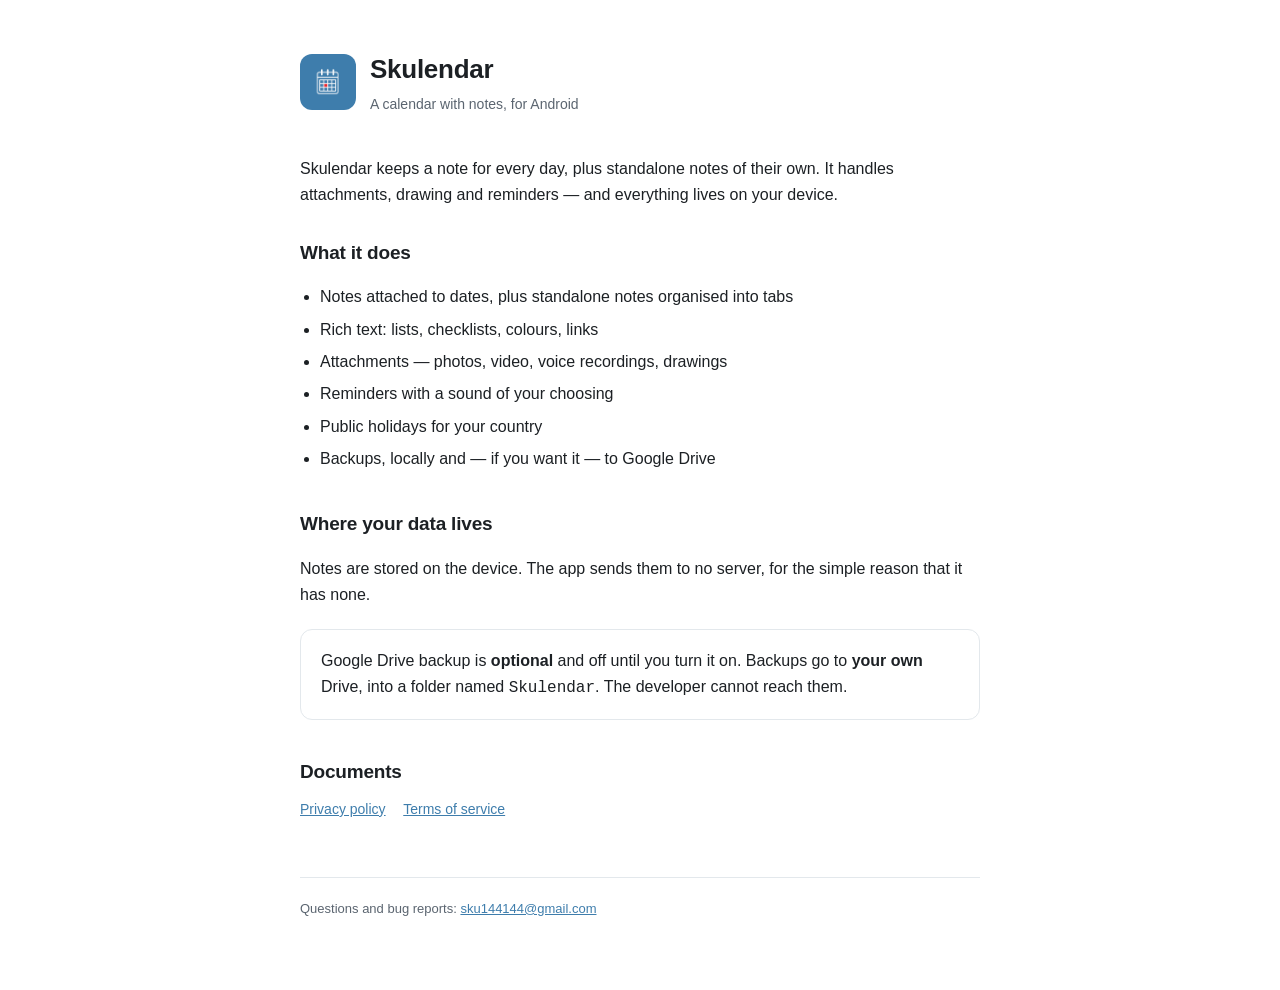
<file: index.html>
<!doctype html>
<html lang="en">
<head>
<meta charset="utf-8">
<meta name="viewport" content="width=device-width,initial-scale=1">
<title>Skulendar</title>
<link rel="stylesheet" href="_style.css">
</head>
<body>
<div class="wrap">
  <header>
    <img src="icon.png" alt="">
    <div>
      <h1>Skulendar</h1>
      <p>A calendar with notes, for Android</p>
    </div>
  </header>

  <p>Skulendar keeps a note for every day, plus standalone notes of their own.
  It handles attachments, drawing and reminders — and everything lives on your device.</p>

  <h2>What it does</h2>
  <ul>
    <li>Notes attached to dates, plus standalone notes organised into tabs</li>
    <li>Rich text: lists, checklists, colours, links</li>
    <li>Attachments — photos, video, voice recordings, drawings</li>
    <li>Reminders with a sound of your choosing</li>
    <li>Public holidays for your country</li>
    <li>Backups, locally and — if you want it — to Google Drive</li>
  </ul>

  <h2>Where your data lives</h2>
  <p>Notes are stored on the device. The app sends them to no server, for the simple
  reason that it has none.</p>
  <div class="card">
    <p style="margin:0">Google Drive backup is <strong>optional</strong> and off until you
    turn it on. Backups go to <strong>your own</strong> Drive, into a folder named
    <code>Skulendar</code>. The developer cannot reach them.</p>
  </div>

  <h2>Documents</h2>
  <nav>
    <a href="privacy.html">Privacy policy</a>
    <a href="terms.html">Terms of service</a>
  </nav>

  <footer>
    Questions and bug reports: <a href="mailto:sku144144@gmail.com">sku144144@gmail.com</a>
  </footer>
</div>
</body>
</html>
</file>
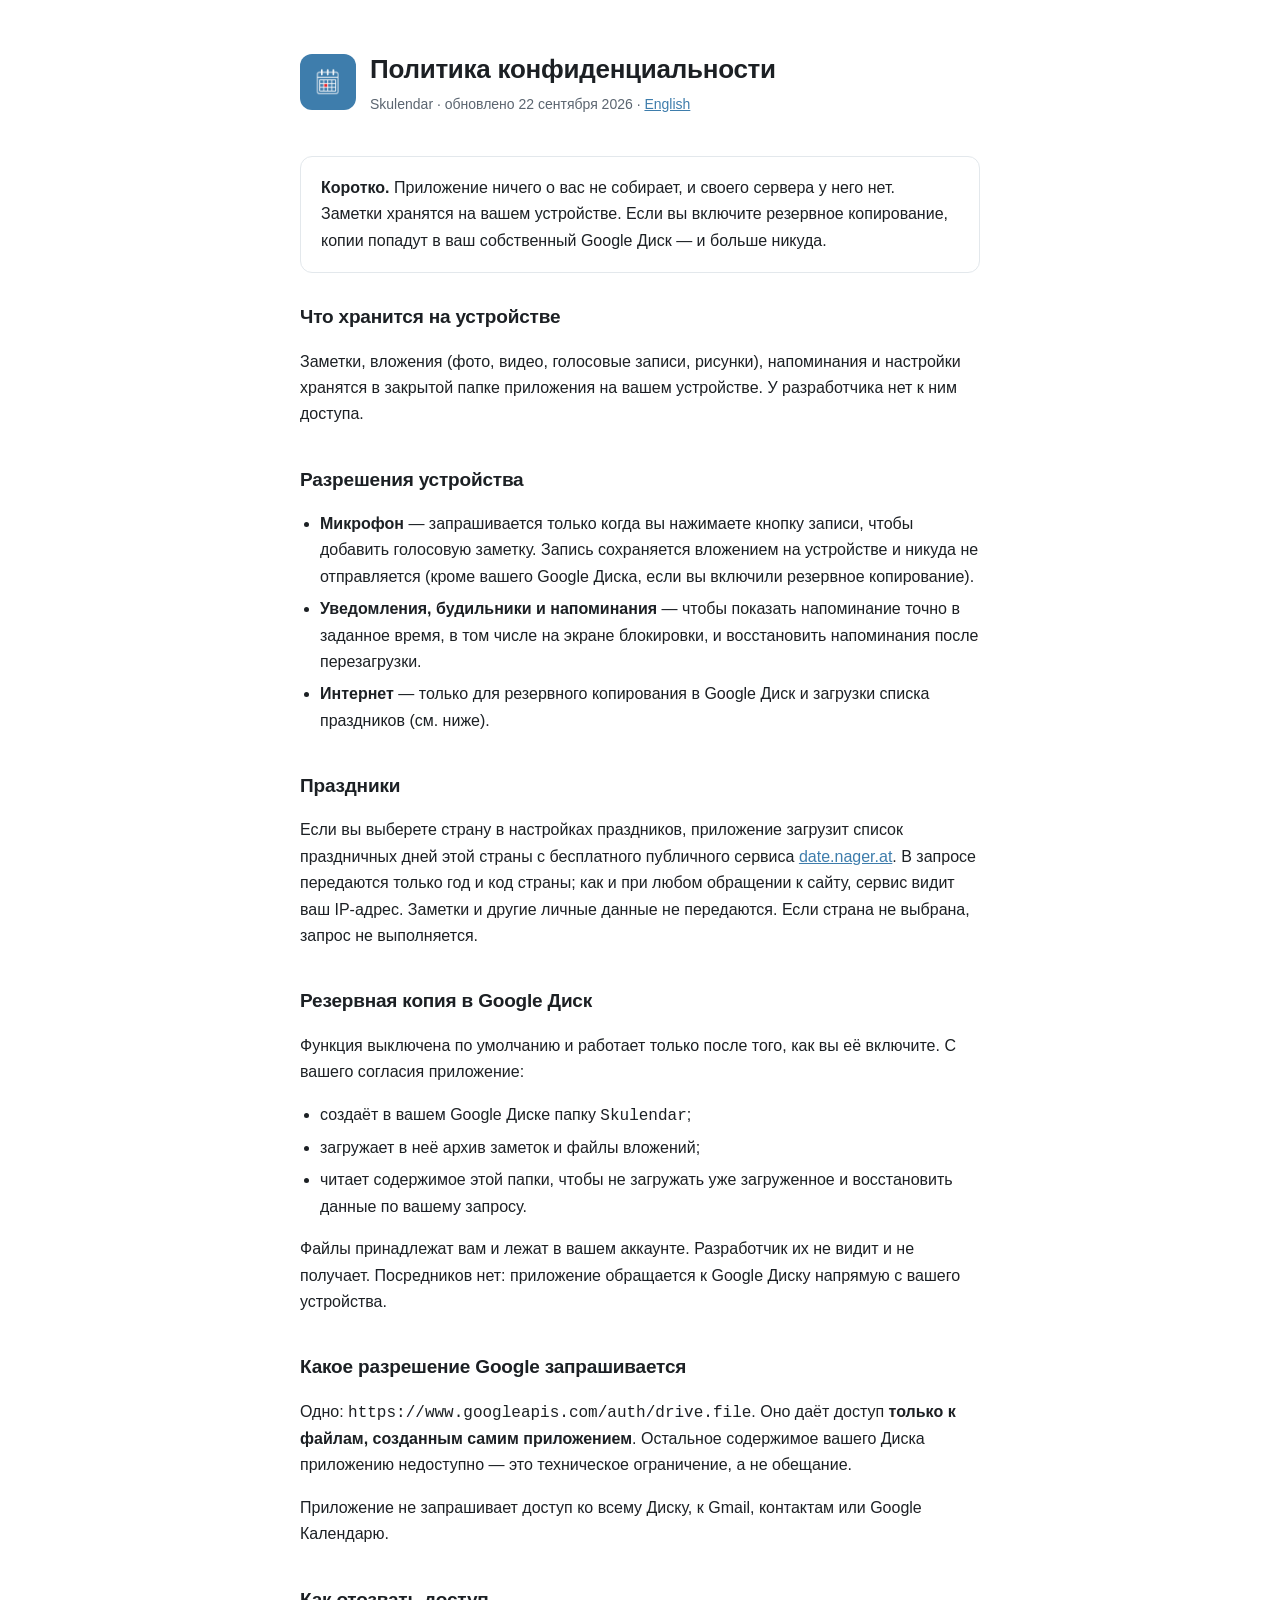
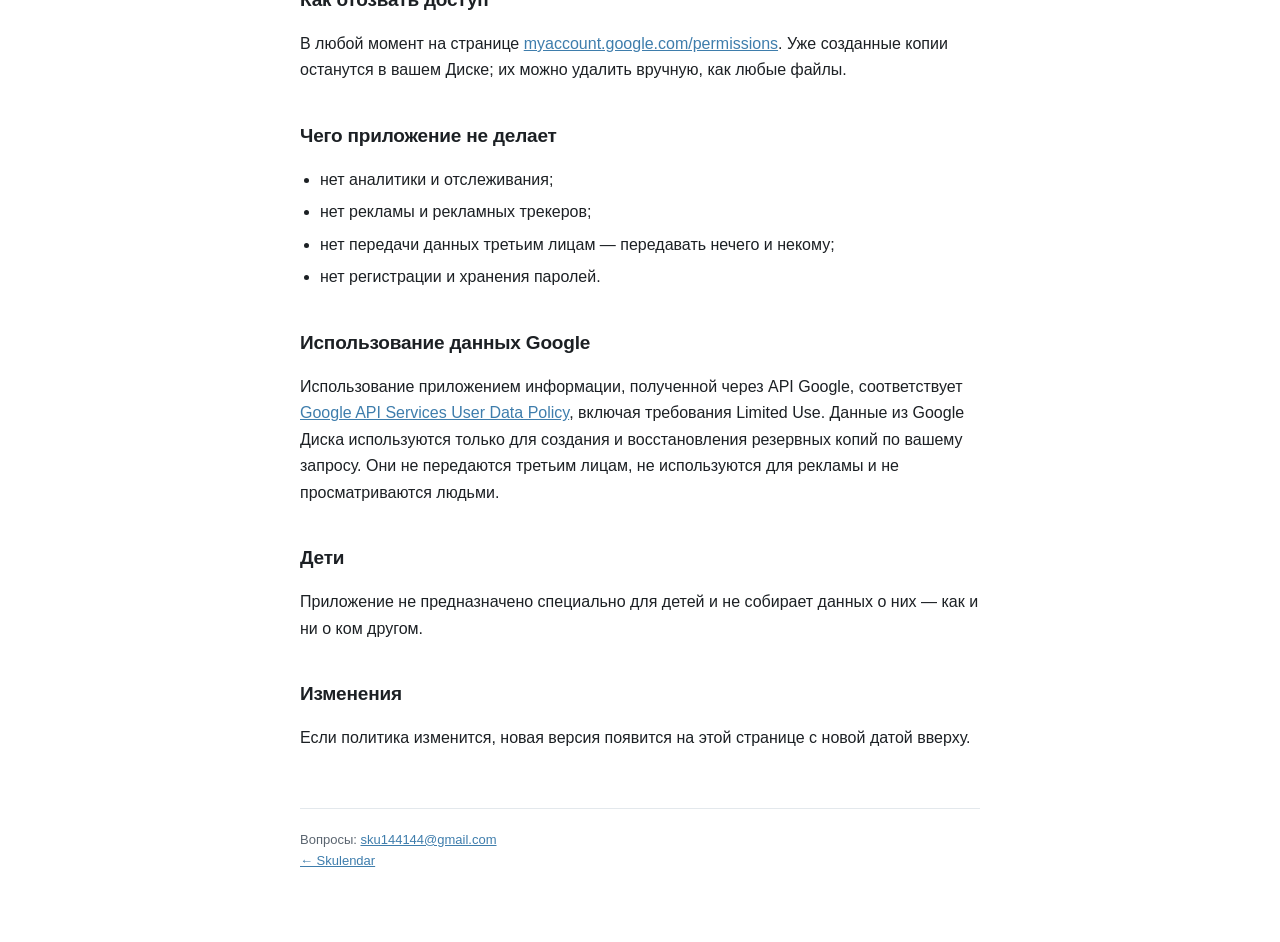
<file: privacy-ru.html>
<!doctype html>
<html lang="ru">
<head>
<meta charset="utf-8">
<meta name="viewport" content="width=device-width,initial-scale=1">
<title>Skulendar — Политика конфиденциальности</title>
<link rel="stylesheet" href="_style.css">
</head>
<body>
<div class="wrap">
  <header>
    <img src="icon.png" alt="">
    <div>
      <h1>Политика конфиденциальности</h1>
      <p>Skulendar · обновлено 22 сентября 2026 · <a href="privacy.html">English</a></p>
    </div>
  </header>

  <div class="card">
    <p style="margin:0"><strong>Коротко.</strong> Приложение ничего о вас не собирает, и своего
    сервера у него нет. Заметки хранятся на вашем устройстве. Если вы включите резервное
    копирование, копии попадут в ваш собственный Google Диск — и больше никуда.</p>
  </div>

  <h2>Что хранится на устройстве</h2>
  <p>Заметки, вложения (фото, видео, голосовые записи, рисунки), напоминания и настройки
  хранятся в закрытой папке приложения на вашем устройстве. У разработчика нет к ним доступа.</p>

  <h2>Разрешения устройства</h2>
  <ul>
    <li><strong>Микрофон</strong> — запрашивается только когда вы нажимаете кнопку записи, чтобы
        добавить голосовую заметку. Запись сохраняется вложением на устройстве и никуда не
        отправляется (кроме вашего Google Диска, если вы включили резервное копирование).</li>
    <li><strong>Уведомления, будильники и напоминания</strong> — чтобы показать напоминание точно
        в заданное время, в том числе на экране блокировки, и восстановить напоминания после
        перезагрузки.</li>
    <li><strong>Интернет</strong> — только для резервного копирования в Google Диск и загрузки
        списка праздников (см. ниже).</li>
  </ul>

  <h2>Праздники</h2>
  <p>Если вы выберете страну в настройках праздников, приложение загрузит список праздничных
  дней этой страны с бесплатного публичного сервиса
  <a href="https://date.nager.at">date.nager.at</a>. В запросе передаются только год и код
  страны; как и при любом обращении к сайту, сервис видит ваш IP-адрес. Заметки и другие
  личные данные не передаются. Если страна не выбрана, запрос не выполняется.</p>

  <h2>Резервная копия в Google Диск</h2>
  <p>Функция выключена по умолчанию и работает только после того, как вы её включите.
  С вашего согласия приложение:</p>
  <ul>
    <li>создаёт в вашем Google Диске папку <code>Skulendar</code>;</li>
    <li>загружает в неё архив заметок и файлы вложений;</li>
    <li>читает содержимое этой папки, чтобы не загружать уже загруженное и восстановить
        данные по вашему запросу.</li>
  </ul>
  <p>Файлы принадлежат вам и лежат в вашем аккаунте. Разработчик их не видит и не получает.
  Посредников нет: приложение обращается к Google Диску напрямую с вашего устройства.</p>

  <h2>Какое разрешение Google запрашивается</h2>
  <p>Одно: <code>https://www.googleapis.com/auth/drive.file</code>. Оно даёт доступ
  <strong>только к файлам, созданным самим приложением</strong>. Остальное содержимое вашего
  Диска приложению недоступно — это техническое ограничение, а не обещание.</p>
  <p>Приложение не запрашивает доступ ко всему Диску, к Gmail, контактам или Google Календарю.</p>

  <h2>Как отозвать доступ</h2>
  <p>В любой момент на странице
  <a href="https://myaccount.google.com/permissions">myaccount.google.com/permissions</a>.
  Уже созданные копии останутся в вашем Диске; их можно удалить вручную, как любые файлы.</p>

  <h2>Чего приложение не делает</h2>
  <ul>
    <li>нет аналитики и отслеживания;</li>
    <li>нет рекламы и рекламных трекеров;</li>
    <li>нет передачи данных третьим лицам — передавать нечего и некому;</li>
    <li>нет регистрации и хранения паролей.</li>
  </ul>

  <h2>Использование данных Google</h2>
  <p>Использование приложением информации, полученной через API Google, соответствует
  <a href="https://developers.google.com/terms/api-services-user-data-policy">Google API Services
  User Data Policy</a>, включая требования Limited Use. Данные из Google Диска используются
  только для создания и восстановления резервных копий по вашему запросу. Они не передаются
  третьим лицам, не используются для рекламы и не просматриваются людьми.</p>

  <h2>Дети</h2>
  <p>Приложение не предназначено специально для детей и не собирает данных о них — как и ни
  о ком другом.</p>

  <h2>Изменения</h2>
  <p>Если политика изменится, новая версия появится на этой странице с новой датой вверху.</p>

  <footer>
    Вопросы: <a href="mailto:sku144144@gmail.com">sku144144@gmail.com</a><br>
    <a href="index.html">← Skulendar</a>
  </footer>
</div>
</body>
</html>
</file>
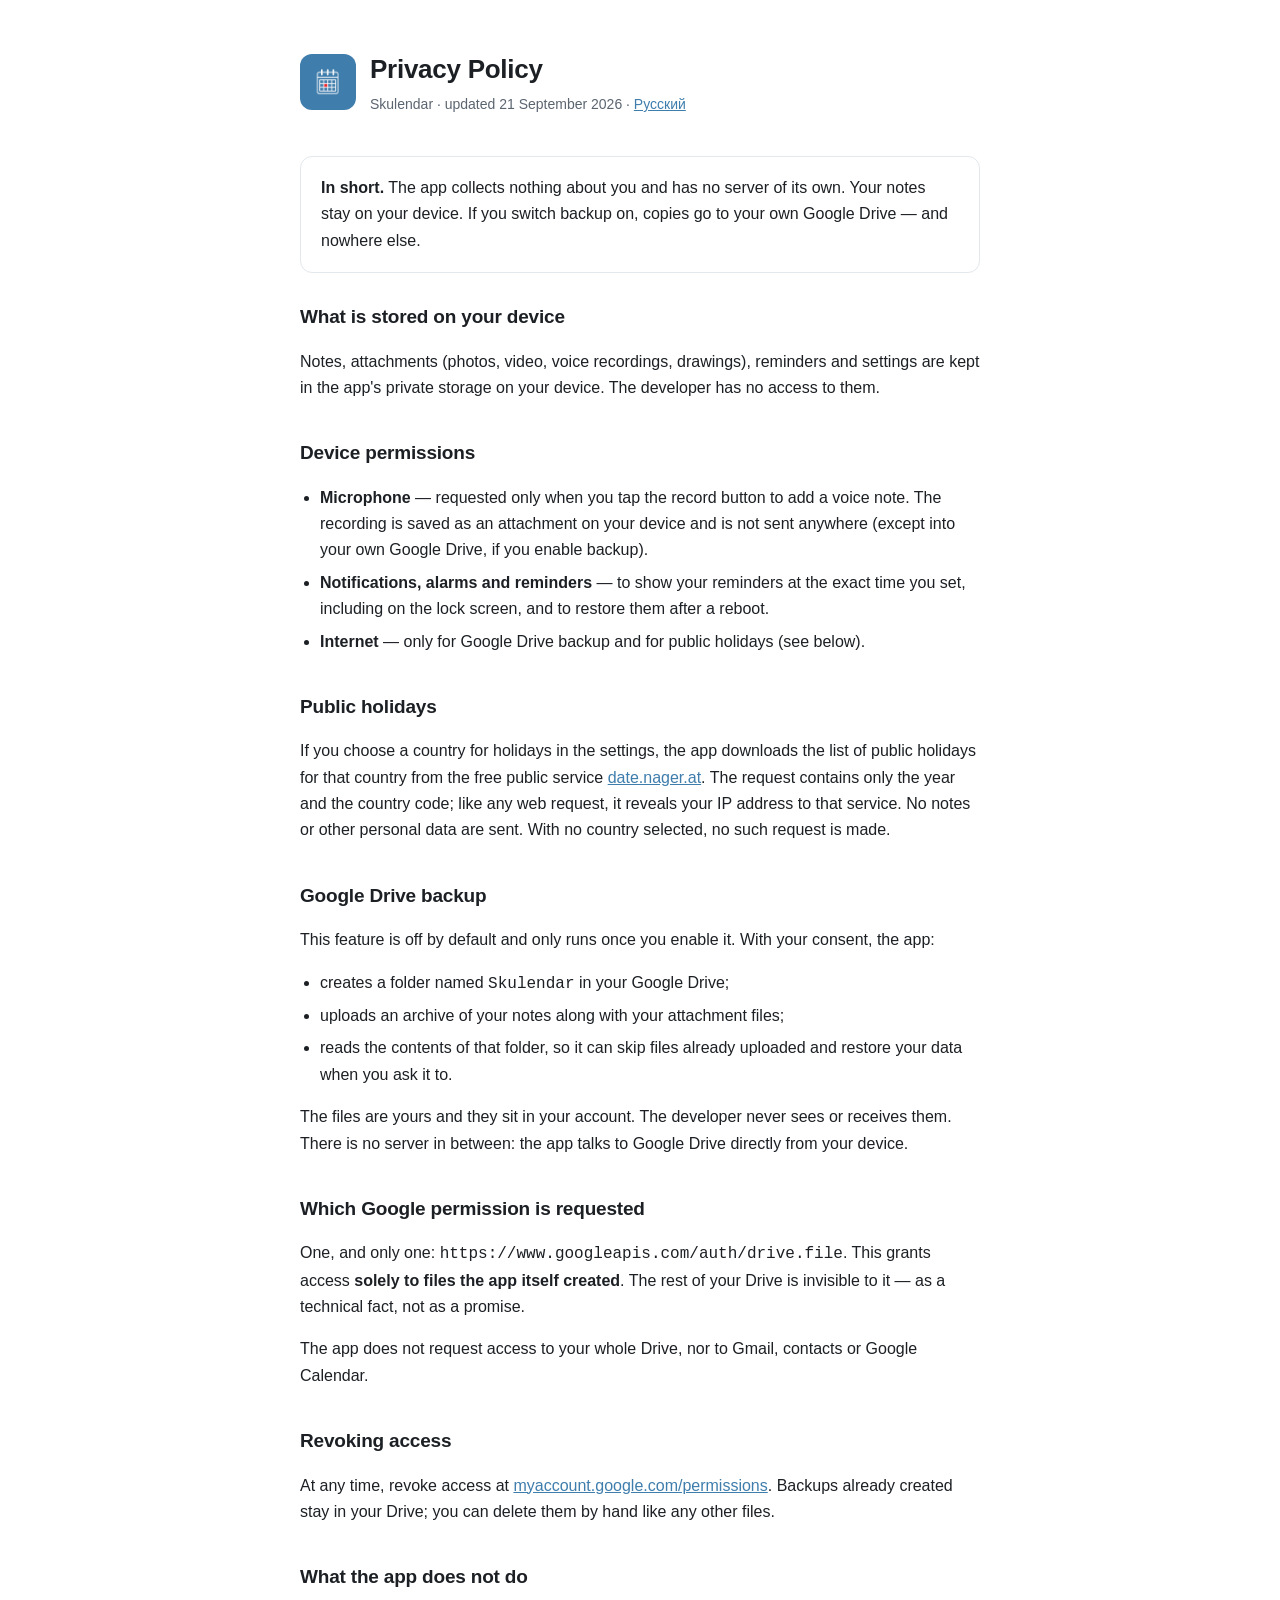
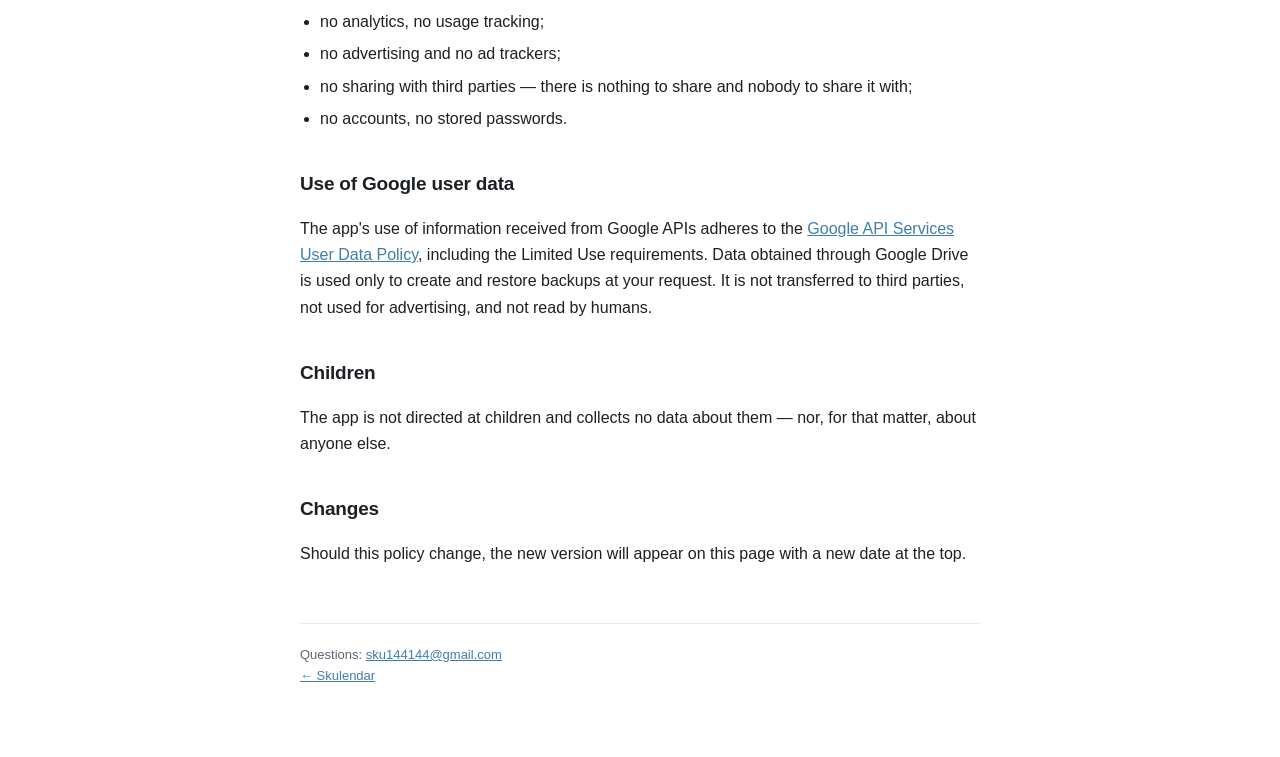
<file: privacy.html>
<!doctype html>
<html lang="en">
<head>
<meta charset="utf-8">
<meta name="viewport" content="width=device-width,initial-scale=1">
<title>Skulendar — Privacy Policy</title>
<link rel="stylesheet" href="_style.css">
</head>
<body>
<div class="wrap">
  <header>
    <img src="icon.png" alt="">
    <div>
      <h1>Privacy Policy</h1>
      <p>Skulendar · updated 21 September 2026 · <a href="privacy-ru.html">Русский</a></p>
    </div>
  </header>

  <div class="card">
    <p style="margin:0"><strong>In short.</strong> The app collects nothing about you and has no
    server of its own. Your notes stay on your device. If you switch backup on, copies go
    to your own Google Drive — and nowhere else.</p>
  </div>

  <h2>What is stored on your device</h2>
  <p>Notes, attachments (photos, video, voice recordings, drawings), reminders and settings
  are kept in the app's private storage on your device. The developer has no access to them.</p>

  <h2>Device permissions</h2>
  <ul>
    <li><strong>Microphone</strong> — requested only when you tap the record button to add a
        voice note. The recording is saved as an attachment on your device and is not sent
        anywhere (except into your own Google Drive, if you enable backup).</li>
    <li><strong>Notifications, alarms and reminders</strong> — to show your reminders at the
        exact time you set, including on the lock screen, and to restore them after a reboot.</li>
    <li><strong>Internet</strong> — only for Google Drive backup and for public holidays
        (see below).</li>
  </ul>

  <h2>Public holidays</h2>
  <p>If you choose a country for holidays in the settings, the app downloads the list of
  public holidays for that country from the free public service
  <a href="https://date.nager.at">date.nager.at</a>. The request contains only the year and
  the country code; like any web request, it reveals your IP address to that service. No
  notes or other personal data are sent. With no country selected, no such request is made.</p>

  <h2>Google Drive backup</h2>
  <p>This feature is off by default and only runs once you enable it. With your consent,
  the app:</p>
  <ul>
    <li>creates a folder named <code>Skulendar</code> in your Google Drive;</li>
    <li>uploads an archive of your notes along with your attachment files;</li>
    <li>reads the contents of that folder, so it can skip files already uploaded and
        restore your data when you ask it to.</li>
  </ul>
  <p>The files are yours and they sit in your account. The developer never sees or receives
  them. There is no server in between: the app talks to Google Drive directly from your
  device.</p>

  <h2>Which Google permission is requested</h2>
  <p>One, and only one:
  <code>https://www.googleapis.com/auth/drive.file</code>. This grants access
  <strong>solely to files the app itself created</strong>. The rest of your Drive is
  invisible to it — as a technical fact, not as a promise.</p>
  <p>The app does not request access to your whole Drive, nor to Gmail, contacts
  or Google Calendar.</p>

  <h2>Revoking access</h2>
  <p>At any time, revoke access at
  <a href="https://myaccount.google.com/permissions">myaccount.google.com/permissions</a>.
  Backups already created stay in your Drive; you can delete them by hand like any other
  files.</p>

  <h2>What the app does not do</h2>
  <ul>
    <li>no analytics, no usage tracking;</li>
    <li>no advertising and no ad trackers;</li>
    <li>no sharing with third parties — there is nothing to share and nobody to share it with;</li>
    <li>no accounts, no stored passwords.</li>
  </ul>

  <h2>Use of Google user data</h2>
  <p>The app's use of information received from Google APIs adheres to the
  <a href="https://developers.google.com/terms/api-services-user-data-policy">Google API Services
  User Data Policy</a>, including the Limited Use requirements. Data obtained through Google
  Drive is used only to create and restore backups at your request. It is not transferred to
  third parties, not used for advertising, and not read by humans.</p>

  <h2>Children</h2>
  <p>The app is not directed at children and collects no data about them — nor, for that
  matter, about anyone else.</p>

  <h2>Changes</h2>
  <p>Should this policy change, the new version will appear on this page with a new date
  at the top.</p>

  <footer>
    Questions: <a href="mailto:sku144144@gmail.com">sku144144@gmail.com</a><br>
    <a href="index.html">← Skulendar</a>
  </footer>
</div>
</body>
</html>
</file>
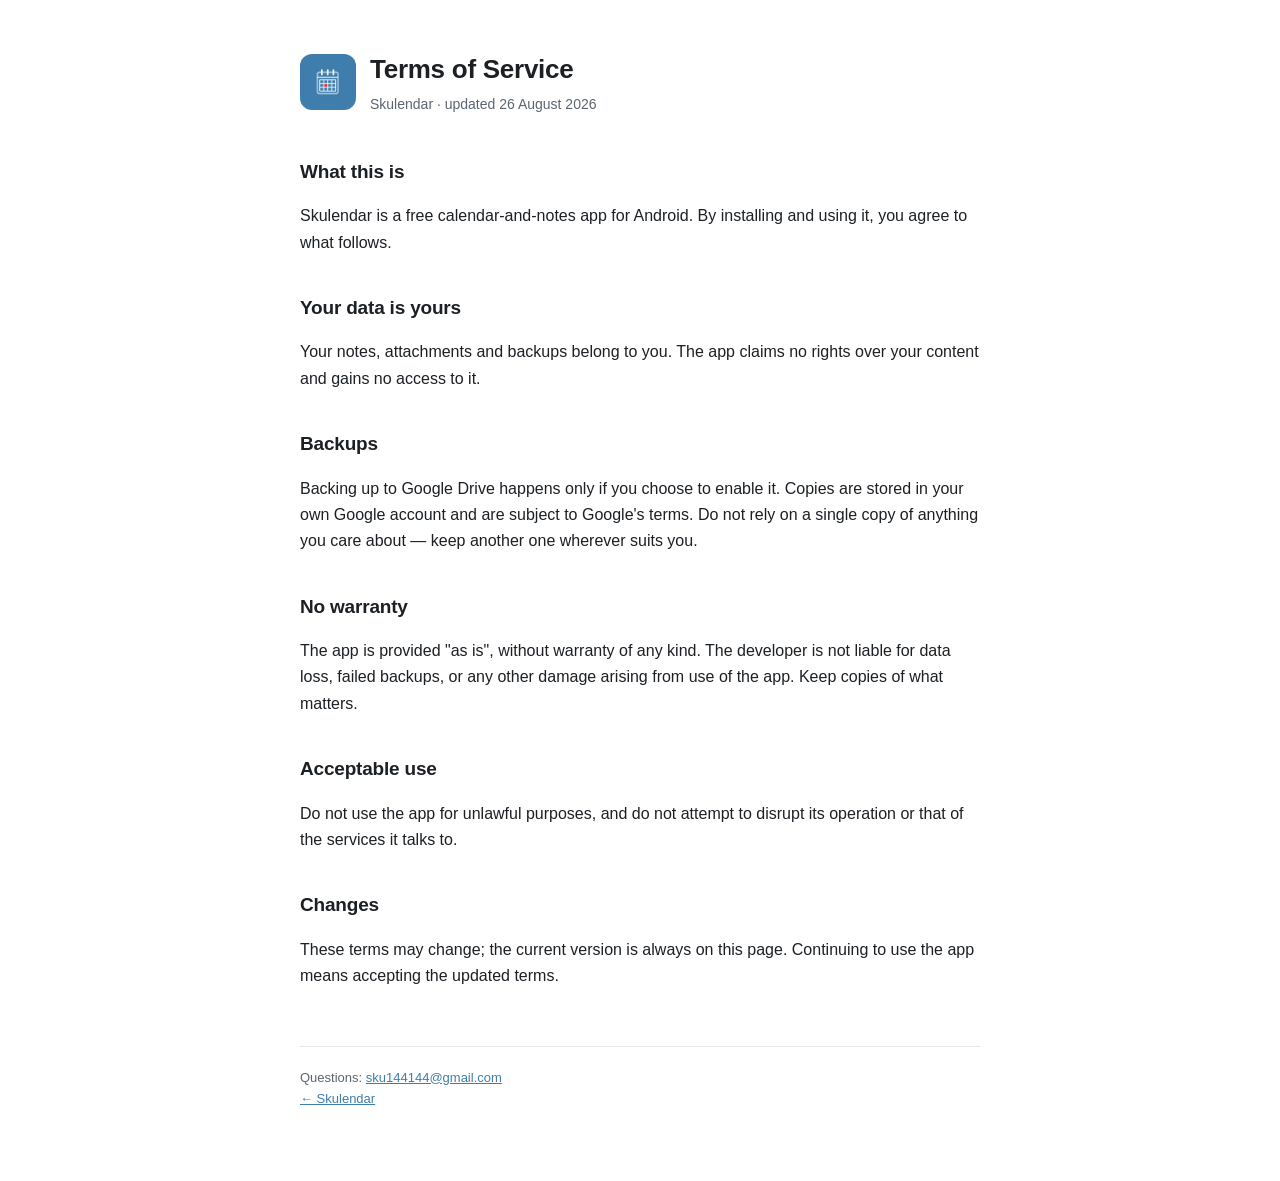
<file: terms.html>
<!doctype html>
<html lang="en">
<head>
<meta charset="utf-8">
<meta name="viewport" content="width=device-width,initial-scale=1">
<title>Skulendar — Terms of Service</title>
<link rel="stylesheet" href="_style.css">
</head>
<body>
<div class="wrap">
  <header>
    <img src="icon.png" alt="">
    <div>
      <h1>Terms of Service</h1>
      <p>Skulendar · updated 26 August 2026</p>
    </div>
  </header>

  <h2>What this is</h2>
  <p>Skulendar is a free calendar-and-notes app for Android. By installing and using it,
  you agree to what follows.</p>

  <h2>Your data is yours</h2>
  <p>Your notes, attachments and backups belong to you. The app claims no rights over your
  content and gains no access to it.</p>

  <h2>Backups</h2>
  <p>Backing up to Google Drive happens only if you choose to enable it. Copies are stored
  in your own Google account and are subject to Google's terms. Do not rely on a single
  copy of anything you care about — keep another one wherever suits you.</p>

  <h2>No warranty</h2>
  <p>The app is provided "as is", without warranty of any kind. The developer is not liable
  for data loss, failed backups, or any other damage arising from use of the app.
  Keep copies of what matters.</p>

  <h2>Acceptable use</h2>
  <p>Do not use the app for unlawful purposes, and do not attempt to disrupt its operation
  or that of the services it talks to.</p>

  <h2>Changes</h2>
  <p>These terms may change; the current version is always on this page. Continuing to use
  the app means accepting the updated terms.</p>

  <footer>
    Questions: <a href="mailto:sku144144@gmail.com">sku144144@gmail.com</a><br>
    <a href="index.html">← Skulendar</a>
  </footer>
</div>
</body>
</html>
</file>
<file: _style.css>
:root{--bg:#fff;--fg:#1c2024;--muted:#5b6570;--line:#e3e8ec;--accent:#3E7DAC}
@media (prefers-color-scheme:dark){:root{--bg:#14181b;--fg:#e6eaed;--muted:#9aa5b1;--line:#2a3238}}
*{box-sizing:border-box}
body{margin:0;background:var(--bg);color:var(--fg);
  font:16px/1.65 -apple-system,BlinkMacSystemFont,"Segoe UI",Roboto,Helvetica,Arial,sans-serif;
  -webkit-text-size-adjust:100%}
.wrap{max-width:720px;margin:0 auto;padding:48px 20px 72px}
header{display:flex;align-items:center;gap:14px;margin-bottom:40px}
header img{width:56px;height:56px;border-radius:12px;display:block}
header h1{font-size:26px;margin:0;letter-spacing:-.01em}
header p{margin:2px 0 0;color:var(--muted);font-size:14px}
h2{font-size:19px;margin:36px 0 10px;letter-spacing:-.01em}
h2:first-of-type{margin-top:28px}
p,li{color:var(--fg)}
ul{padding-left:20px}
li{margin:6px 0}
a{color:var(--accent)}
.muted{color:var(--muted);font-size:14px}
.card{border:1px solid var(--line);border-radius:12px;padding:18px 20px;margin:20px 0}
footer{margin-top:56px;padding-top:20px;border-top:1px solid var(--line);color:var(--muted);font-size:13px}
nav{margin-top:6px;font-size:14px}
nav a{margin-right:14px}
</file>
